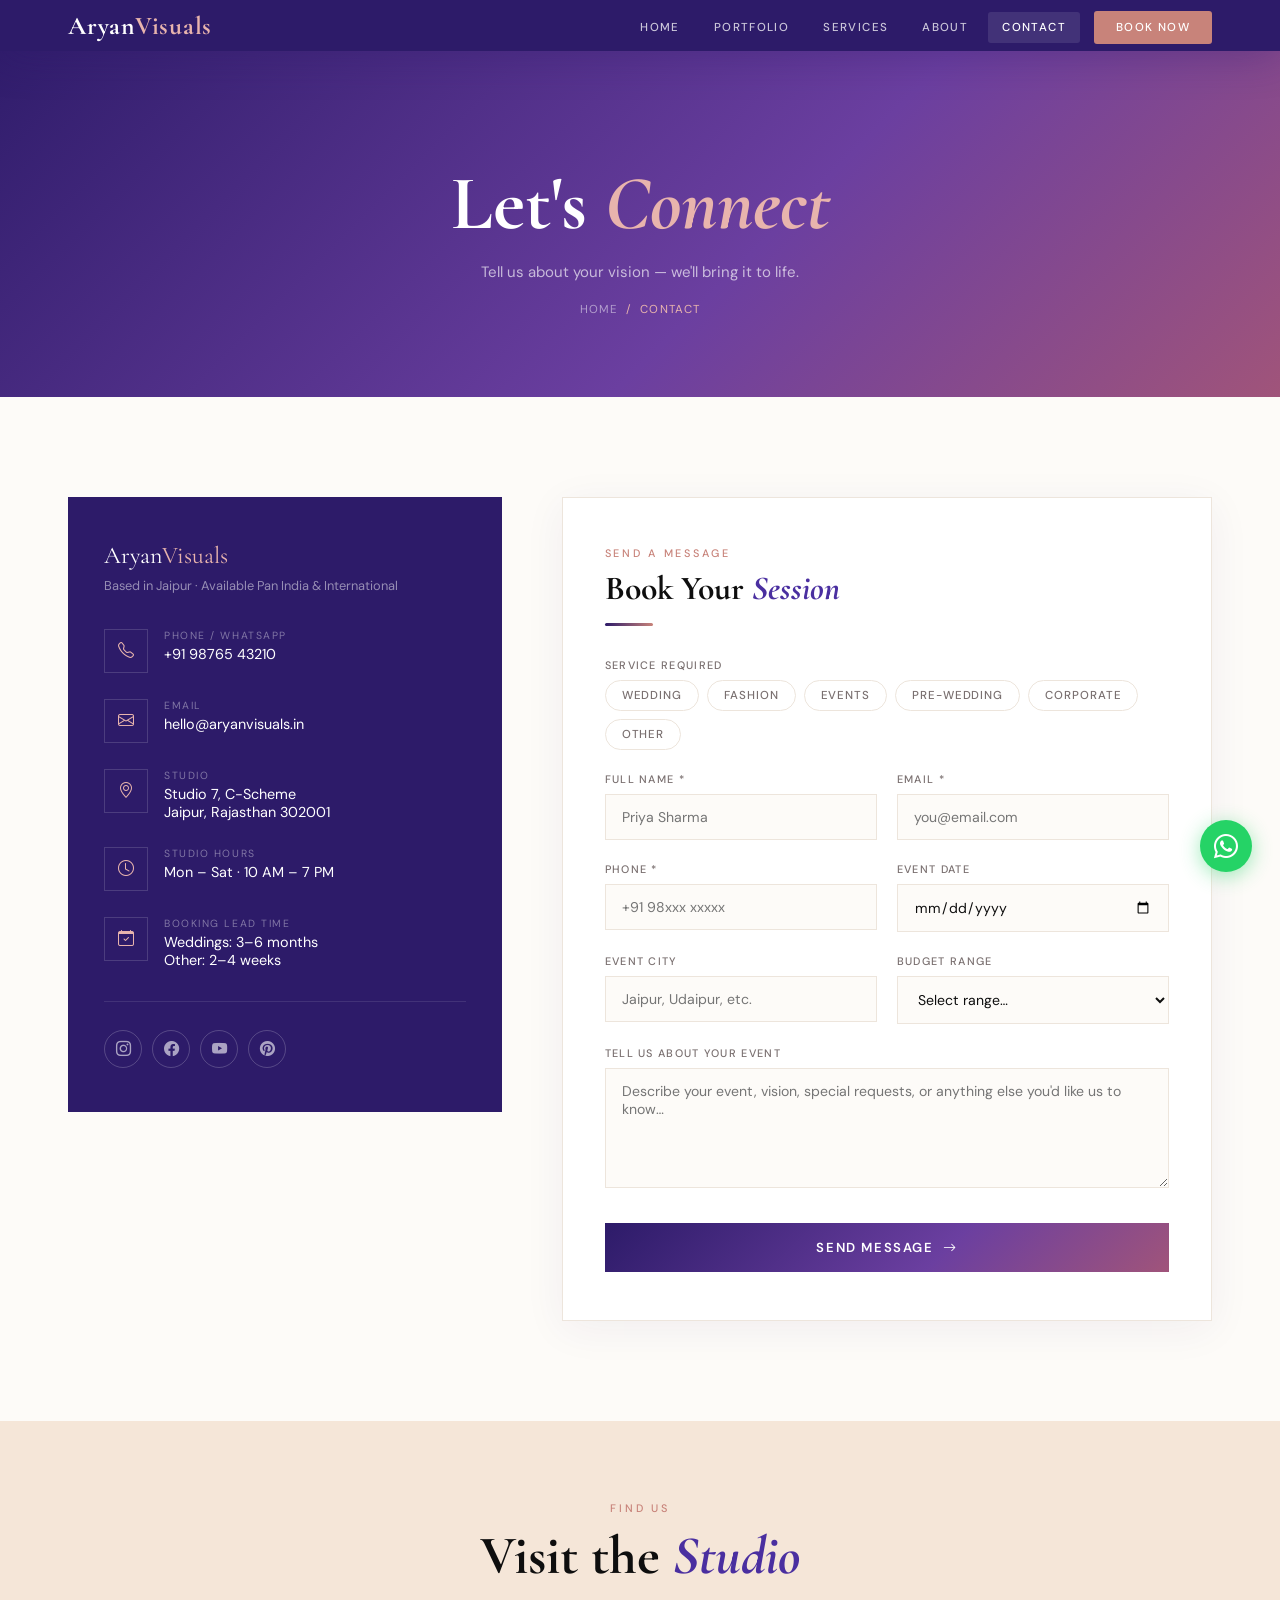
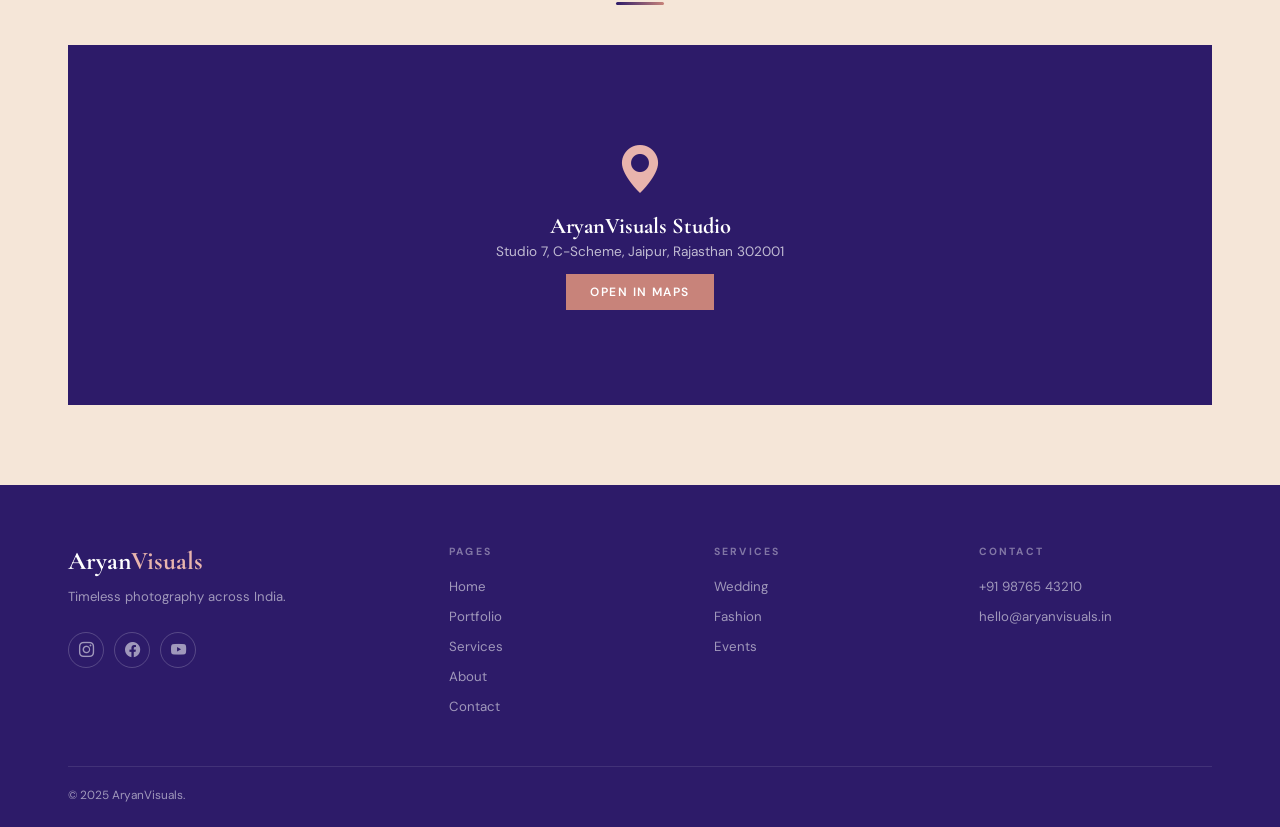
<file: Contact.html>
<!DOCTYPE html>
<html lang="en">
<head>
<meta charset="UTF-8"/><meta name="viewport" content="width=device-width,initial-scale=1"/>
<title>Contact — AryanVisuals</title>
<link rel="stylesheet" href="./css/Style.css"/>

<link href="https://cdn.jsdelivr.net/npm/bootstrap-icons@1.11.3/font/bootstrap-icons.min.css" rel="stylesheet"/>
<style>
.page-hero{padding:160px 0 80px;background:var(--grad);text-align:center;position:relative}
.page-hero h1{font-size:clamp(2.8rem,6vw,4.8rem);color:#fff;font-weight:700;margin-bottom:14px}
.page-hero p{color:rgba(255,255,255,.65);max-width:480px;margin:0 auto}
.breadcrumb-bar{display:flex;justify-content:center;gap:8px;margin-top:20px;font-size:.72rem;letter-spacing:.1em;text-transform:uppercase}
.breadcrumb-bar a{color:rgba(255,255,255,.5)}.breadcrumb-bar span{color:var(--rose-lt)}

/* Contact grid */
.contact-grid{display:grid;grid-template-columns:1fr 1.5fr;gap:60px;align-items:start}

/* Info side */
.info-card{
  background:var(--violet);padding:44px 36px;
  position:sticky;top:100px;
}
.info-brand{font-family:'Cormorant Garamond',serif;font-size:1.5rem;color:#fff;margin-bottom:6px}
.info-brand span{color:var(--rose-lt)}
.info-tagline{font-size:.8rem;color:rgba(255,255,255,.5);margin-bottom:32px;line-height:1.6}
.info-item{display:flex;gap:16px;margin-bottom:26px;align-items:flex-start}
.info-icon{
  width:44px;height:44px;border:1px solid rgba(255,255,255,.15);
  display:flex;align-items:center;justify-content:center;
  color:var(--rose-lt);font-size:1rem;flex-shrink:0;
}
.info-label{font-size:.65rem;letter-spacing:.15em;text-transform:uppercase;color:rgba(255,255,255,.4);margin-bottom:3px}
.info-val{color:#fff;font-size:.9rem}
.info-socials{display:flex;gap:10px;margin-top:32px;padding-top:28px;border-top:1px solid rgba(255,255,255,.1)}
.isoc{
  width:38px;height:38px;border:1px solid rgba(255,255,255,.2);border-radius:50%;
  display:flex;align-items:center;justify-content:center;
  color:rgba(255,255,255,.6);font-size:.95rem;transition:all .25s;
}
.isoc:hover{background:var(--rose);border-color:var(--rose);color:#fff}

/* Form side */
.form-wrap{background:var(--white);padding:48px 42px;border:1px solid var(--border);box-shadow:0 8px 40px rgba(45,27,105,.06)}
.form-row{display:grid;grid-template-columns:1fr 1fr;gap:20px}
.form-group{margin-bottom:22px}
.form-group label{display:block;font-size:.68rem;letter-spacing:.12em;text-transform:uppercase;color:var(--muted);margin-bottom:8px;font-weight:500}
.form-group input,.form-group select,.form-group textarea{
  width:100%;border:1px solid var(--border);background:var(--off-white);
  font-family:'DM Sans',sans-serif;font-size:.88rem;color:var(--ink);
  padding:13px 16px;border-radius:0;outline:none;
  transition:border-color .25s,box-shadow .25s;
}
.form-group input:focus,.form-group select:focus,.form-group textarea:focus{
  border-color:var(--violet);
  box-shadow:0 0 0 3px rgba(45,27,105,.08);
}
.form-group input.err,.form-group select.err,.form-group textarea.err{
  border-color:var(--rose);
}
.err-msg{font-size:.72rem;color:var(--rose);margin-top:5px;display:none}
.err-msg.show{display:block}
.form-group textarea{resize:vertical;min-height:120px}
.service-chips{display:flex;flex-wrap:wrap;gap:8px;margin-top:4px}
.chip{
  border:1.5px solid var(--border);background:transparent;
  font-family:'DM Sans',sans-serif;font-size:.72rem;font-weight:500;
  letter-spacing:.08em;text-transform:uppercase;color:var(--muted);
  padding:7px 16px;cursor:pointer;border-radius:100px;transition:all .25s;
}
.chip.sel{background:var(--violet);border-color:var(--violet);color:#fff}
.form-submit{
  width:100%;background:var(--grad);color:#fff;
  font-family:'DM Sans',sans-serif;font-weight:600;
  font-size:.82rem;letter-spacing:.12em;text-transform:uppercase;
  padding:16px;border:none;cursor:pointer;
  transition:opacity .25s,transform .2s;margin-top:8px;
}
.form-submit:hover{opacity:.9;transform:translateY(-2px)}

/* Success state */
.success-state{
  display:none;text-align:center;padding:60px 20px;
}
.success-state.show{display:block}
.form-fields.hide{display:none}
.success-icon{font-size:3.5rem;color:var(--violet);margin-bottom:16px}
.success-state h3{font-size:1.8rem;color:var(--ink);margin-bottom:10px}
.success-state p{color:var(--muted);font-size:.9rem;line-height:1.7;max-width:320px;margin:0 auto 24px}

/* Map placeholder */
.map-section{background:var(--champagne);padding:80px 0}
.map-box{
  height:360px;background:var(--violet);
  display:flex;align-items:center;justify-content:center;
  position:relative;overflow:hidden;margin-top:40px;
}
.map-box::before{
  content:'';position:absolute;inset:0;
  background:url('https://images.unsplash.com/photo-1524661135-423995f22d0b?w=1200&q=60') center/cover;
  opacity:.15;
}
.map-pin{position:relative;z-index:1;text-align:center;color:#fff}
.map-pin i{font-size:3rem;color:var(--rose-lt);margin-bottom:10px;display:block}
.map-pin p{font-size:.85rem;color:rgba(255,255,255,.7)}
.map-pin strong{display:block;font-family:'Cormorant Garamond',serif;font-size:1.4rem;margin-bottom:4px}

/* Toast */
@keyframes slideIn{from{opacity:0;transform:translateY(-20px)}to{opacity:1;transform:none}}

@media(max-width:900px){
  .contact-grid{grid-template-columns:1fr}
  .info-card{position:static}
  .form-row{grid-template-columns:1fr}
}
@media(max-width:580px){.form-wrap{padding:28px 20px}}
</style>
</head>
<body>
<nav class="nav-wrap solid">
  <div class="nav-inner">
    <a href="index.html" class="nav-logo">Aryan<span>Visuals</span></a>
    <ul class="nav-links">
      <li><a href="index.html">Home</a></li><li><a href="portfolio.html">Portfolio</a></li>
      <li><a href="services.html">Services</a></li><li><a href="about.html">About</a></li>
      <li><a href="contact.html" class="active">Contact</a></li>
      <li><a href="contact.html" class="nav-cta">Book Now</a></li>
    </ul>
    <div class="hamburger" id="ham"><span></span><span></span><span></span></div>
  </div>
</nav>
<div class="mobile-menu" id="mobileMenu">
  <button class="mobile-close" id="mobileClose"><i class="bi bi-x-lg"></i></button>
  <a href="index.html">Home</a><a href="portfolio.html">Portfolio</a>
  <a href="services.html">Services</a><a href="about.html">About</a><a href="contact.html">Contact</a>
</div>

<div class="page-hero">
  <div class="container">
    <h1>Let's <em style="color:var(--rose-lt);font-style:italic">Connect</em></h1>
    <p>Tell us about your vision — we'll bring it to life.</p>
    <div class="breadcrumb-bar"><a href="index.html">Home</a><span>/</span><span>Contact</span></div>
  </div>
</div>

<section class="section-pad">
  <div class="container">
    <div class="contact-grid">
      <!-- INFO -->
      <div class="info-card reveal">
        <div class="info-brand">Aryan<span>Visuals</span></div>
        <p class="info-tagline">Based in Jaipur · Available Pan India & International</p>

        <div class="info-item">
          <div class="info-icon"><i class="bi bi-telephone"></i></div>
          <div><div class="info-label">Phone / WhatsApp</div><div class="info-val">+91 98765 43210</div></div>
        </div>
        <div class="info-item">
          <div class="info-icon"><i class="bi bi-envelope"></i></div>
          <div><div class="info-label">Email</div><div class="info-val">hello@aryanvisuals.in</div></div>
        </div>
        <div class="info-item">
          <div class="info-icon"><i class="bi bi-geo-alt"></i></div>
          <div><div class="info-label">Studio</div><div class="info-val">Studio 7, C-Scheme<br>Jaipur, Rajasthan 302001</div></div>
        </div>
        <div class="info-item">
          <div class="info-icon"><i class="bi bi-clock"></i></div>
          <div><div class="info-label">Studio Hours</div><div class="info-val">Mon – Sat · 10 AM – 7 PM</div></div>
        </div>
        <div class="info-item">
          <div class="info-icon"><i class="bi bi-calendar-check"></i></div>
          <div><div class="info-label">Booking Lead Time</div><div class="info-val">Weddings: 3–6 months<br>Other: 2–4 weeks</div></div>
        </div>

        <div class="info-socials">
          <a href="#" class="isoc" aria-label="Instagram"><i class="bi bi-instagram"></i></a>
          <a href="#" class="isoc" aria-label="Facebook"><i class="bi bi-facebook"></i></a>
          <a href="#" class="isoc" aria-label="YouTube"><i class="bi bi-youtube"></i></a>
          <a href="#" class="isoc" aria-label="Pinterest"><i class="bi bi-pinterest"></i></a>
        </div>
      </div>

      <!-- FORM -->
      <div class="form-wrap reveal">
        <div class="form-fields" id="formFields">
          <div style="margin-bottom:32px">
            <span class="sec-eye">Send a Message</span>
            <h2 class="sec-title" style="font-size:2.1rem">Book Your <em>Session</em></h2>
            <div class="sec-bar left"></div>
          </div>

          <div class="form-group">
            <label>Service Required</label>
            <div class="service-chips" id="chips">
              <button class="chip" data-v="Wedding" type="button">Wedding</button>
              <button class="chip" data-v="Fashion" type="button">Fashion</button>
              <button class="chip" data-v="Events" type="button">Events</button>
              <button class="chip" data-v="Pre-Wedding" type="button">Pre-Wedding</button>
              <button class="chip" data-v="Corporate" type="button">Corporate</button>
              <button class="chip" data-v="Other" type="button">Other</button>
            </div>
          </div>

          <div class="form-row">
            <div class="form-group">
              <label>Full Name *</label>
              <input type="text" id="fname" placeholder="Priya Sharma"/>
              <div class="err-msg" id="fnameErr">Please enter your name.</div>
            </div>
            <div class="form-group">
              <label>Email *</label>
              <input type="email" id="femail" placeholder="you@email.com"/>
              <div class="err-msg" id="femailErr">Please enter a valid email.</div>
            </div>
          </div>

          <div class="form-row">
            <div class="form-group">
              <label>Phone *</label>
              <input type="tel" id="fphone" placeholder="+91 98xxx xxxxx"/>
              <div class="err-msg" id="fphoneErr">Please enter your phone.</div>
            </div>
            <div class="form-group">
              <label>Event Date</label>
              <input type="date" id="fdate"/>
            </div>
          </div>

          <div class="form-row">
            <div class="form-group">
              <label>Event City</label>
              <input type="text" id="fcity" placeholder="Jaipur, Udaipur, etc."/>
            </div>
            <div class="form-group">
              <label>Budget Range</label>
              <select id="fbudget">
                <option value="" disabled selected>Select range…</option>
                <option>Under ₹20,000</option>
                <option>₹20,000 – ₹40,000</option>
                <option>₹40,000 – ₹80,000</option>
                <option>₹80,000+</option>
              </select>
            </div>
          </div>

          <div class="form-group">
            <label>Tell Us About Your Event</label>
            <textarea id="fmsg" placeholder="Describe your event, vision, special requests, or anything else you'd like us to know…"></textarea>
          </div>

          <button class="form-submit" id="submitBtn" type="button">
            Send Message &nbsp;<i class="bi bi-arrow-right"></i>
          </button>
        </div>

        <!-- SUCCESS STATE -->
        <div class="success-state" id="successState">
          <div class="success-icon"><i class="bi bi-check-circle-fill"></i></div>
          <h3>Message Sent!</h3>
          <p>Thank you for reaching out. We'll get back to you within 24 hours to confirm your booking.</p>
          <a href="index.html" class="btn-primary-v">Back to Home</a>
        </div>
      </div>
    </div>
  </div>
</section>

<!-- MAP -->
<section class="map-section">
  <div class="container">
    <div class="text-center reveal">
      <span class="sec-eye">Find Us</span>
      <h2 class="sec-title">Visit the <em>Studio</em></h2>
      <div class="sec-bar"></div>
    </div>
    <div class="map-box reveal">
      <div class="map-pin">
        <i class="bi bi-geo-alt-fill"></i>
        <strong>AryanVisuals Studio</strong>
        <p>Studio 7, C-Scheme, Jaipur, Rajasthan 302001</p>
        <a href="https://maps.google.com" target="_blank" class="btn-rose" style="display:inline-block;margin-top:14px;font-size:.75rem;padding:10px 24px">Open in Maps</a>
      </div>
    </div>
  </div>
</section>

<footer class="site-footer">
  <div class="footer-inner">
    <div class="footer-cols">
      <div class="footer-col">
        <div class="footer-brand">Aryan<span>Visuals</span></div>
        <p class="footer-desc">Timeless photography across India.</p>
        <div class="footer-socials">
          <a href="#" class="fsoc"><i class="bi bi-instagram"></i></a>
          <a href="#" class="fsoc"><i class="bi bi-facebook"></i></a>
          <a href="#" class="fsoc"><i class="bi bi-youtube"></i></a>
        </div>
      </div>
      <div class="footer-col"><h6>Pages</h6><ul>
        <li><a href="index.html">Home</a></li><li><a href="portfolio.html">Portfolio</a></li>
        <li><a href="services.html">Services</a></li><li><a href="about.html">About</a></li><li><a href="contact.html">Contact</a></li>
      </ul></div>
      <div class="footer-col"><h6>Services</h6><ul>
        <li><a href="services.html">Wedding</a></li><li><a href="services.html">Fashion</a></li><li><a href="services.html">Events</a></li>
      </ul></div>
      <div class="footer-col"><h6>Contact</h6><ul>
        <li><a href="tel:+919876543210">+91 98765 43210</a></li>
        <li><a href="mailto:hello@aryanvisuals.in">hello@aryanvisuals.in</a></li>
      </ul></div>
    </div>
    <div class="footer-bottom"><span>© 2025 AryanVisuals.</span></div>
  </div>
</footer>
<a href="https://wa.me/919876543210" target="_blank" class="wa-fab"><i class="bi bi-whatsapp"></i></a>

<script>
document.getElementById('ham').onclick=()=>document.getElementById('mobileMenu').classList.add('open');
document.getElementById('mobileClose').onclick=()=>document.getElementById('mobileMenu').classList.remove('open');

// Service chips
document.querySelectorAll('.chip').forEach(c=>{
  c.addEventListener('click',()=>c.classList.toggle('sel'));
});

// Form validation & submit
document.getElementById('submitBtn').addEventListener('click',()=>{
  let ok=true;
  const nm=document.getElementById('fname'),em=document.getElementById('femail'),ph=document.getElementById('fphone');
  const validate=(el,errId,test)=>{
    const e=document.getElementById(errId);
    if(!test){el.classList.add('err');e.classList.add('show');ok=false;}
    else{el.classList.remove('err');e.classList.remove('show');}
  };
  validate(nm,'fnameErr',nm.value.trim().length>1);
  validate(em,'femailErr',/^[^\s@]+@[^\s@]+\.[^\s@]+$/.test(em.value));
  validate(ph,'fphoneErr',ph.value.trim().length>7);
  if(!ok)return;
  // Simulate send
  document.getElementById('formFields').classList.add('hide');
  document.getElementById('successState').classList.add('show');
});

const ro=new IntersectionObserver(es=>{es.forEach(e=>{if(e.isIntersecting){e.target.classList.add('visible');ro.unobserve(e.target)}})},{threshold:.12});
document.querySelectorAll('.reveal').forEach(r=>ro.observe(r));
</script>
</body>
</html>
</file>
<file: css/Style.css>
/* ════════════════════════════════════════════════════
   ARYAN VISUALS — SHARED STYLESHEET
   Palette: Deep Violet · Rose Gold · Champagne · Ink
   ════════════════════════════════════════════════════ */
@import url('https://fonts.googleapis.com/css2?family=Cormorant+Garamond:ital,wght@0,400;0,600;0,700;1,400;1,600&family=DM+Sans:wght@300;400;500;600&display=swap');

:root {
  --violet:   #2D1B69;   /* deep royal violet */
  --violet2:  #4A2FA0;   /* mid violet */
  --rose:     #C8837A;   /* dusty rose-gold */
  --rose-lt:  #E8B4AD;
  --champagne:#F5E6D8;
  --ink:      #0E0E0E;
  --white:    #FFFFFF;
  --off-white:#FDFBF8;
  --muted:    #7A7070;
  --border:   #EDE5DC;
  --card:     #FFFFFF;
  --grad: linear-gradient(135deg, var(--violet) 0%, #6B3FA0 60%, #A0547A 100%);
}

*,*::before,*::after{box-sizing:border-box;margin:0;padding:0}
html{scroll-behavior:smooth}
body{
  font-family:'DM Sans',sans-serif;
  font-size:15px;
  color:var(--ink);
  background:var(--off-white);
  overflow-x:hidden;
}
h1,h2,h3,h4,h5{font-family:'Cormorant Garamond',serif;line-height:1.15}
a{text-decoration:none;color:inherit}
img{max-width:100%;display:block}

/* ── NAVBAR ─────────────────────────────────── */
.nav-wrap{
  position:fixed;top:0;left:0;right:0;z-index:1000;
  padding:18px 0;
  transition:all .4s ease;
}
.nav-wrap.solid{
  background:var(--violet);
  padding:10px 0;
  box-shadow:0 4px 40px rgba(45,27,105,.35);
}
.nav-inner{
  display:flex;align-items:center;justify-content:space-between;
  max-width:1200px;margin:0 auto;padding:0 28px;
}
.nav-logo{
  font-family:'Cormorant Garamond',serif;
  font-size:1.6rem;font-weight:700;
  color:var(--white);letter-spacing:.03em;
}
.nav-logo span{color:var(--rose-lt)}
.nav-links{display:flex;align-items:center;gap:6px;list-style:none}
.nav-links a{
  font-size:.72rem;font-weight:500;
  letter-spacing:.12em;text-transform:uppercase;
  color:rgba(255,255,255,.75);
  padding:8px 14px;border-radius:3px;
  transition:color .25s,background .25s;
}
.nav-links a:hover,.nav-links a.active{
  color:#fff;background:rgba(255,255,255,.1);
}
.nav-links .nav-cta{
  background:var(--rose);color:var(--white) !important;
  padding:9px 22px !important;margin-left:8px;
  transition:background .25s,transform .2s !important;
}
.nav-links .nav-cta:hover{background:var(--rose-lt);color:var(--ink) !important;transform:translateY(-2px)}
.hamburger{display:none;flex-direction:column;gap:5px;cursor:pointer;padding:4px}
.hamburger span{width:24px;height:2px;background:#fff;border-radius:2px;transition:all .3s}
.mobile-menu{
  display:none;position:fixed;inset:0;background:var(--violet);
  flex-direction:column;align-items:center;justify-content:center;
  gap:28px;z-index:999;
}
.mobile-menu.open{display:flex}
.mobile-menu a{
  font-family:'Cormorant Garamond',serif;font-size:2.4rem;
  color:rgba(255,255,255,.8);letter-spacing:.04em;
  transition:color .2s;
}
.mobile-menu a:hover{color:var(--rose-lt)}
.mobile-close{
  position:absolute;top:24px;right:28px;
  background:none;border:none;color:#fff;font-size:2rem;cursor:pointer;
}

/* ── BUTTONS ─────────────────────────────────── */
.btn-primary-v{
  display:inline-block;
  background:var(--grad);color:#fff;
  font-family:'DM Sans',sans-serif;font-weight:600;
  font-size:.78rem;letter-spacing:.12em;text-transform:uppercase;
  padding:15px 40px;border:none;cursor:pointer;
  transition:transform .25s,box-shadow .25s;
  position:relative;overflow:hidden;
}
.btn-primary-v::after{
  content:'';position:absolute;inset:0;
  background:rgba(255,255,255,.0);transition:background .25s;
}
.btn-primary-v:hover{transform:translateY(-3px);box-shadow:0 12px 36px rgba(45,27,105,.4)}
.btn-primary-v:hover::after{background:rgba(255,255,255,.08)}
.btn-outline-v{
  display:inline-block;
  border:1.5px solid var(--violet);color:var(--violet);
  font-family:'DM Sans',sans-serif;font-weight:600;
  font-size:.78rem;letter-spacing:.12em;text-transform:uppercase;
  padding:14px 38px;cursor:pointer;
  transition:all .25s;
}
.btn-outline-v:hover{background:var(--violet);color:#fff}
.btn-rose{
  display:inline-block;
  background:var(--rose);color:#fff;
  font-family:'DM Sans',sans-serif;font-weight:600;
  font-size:.78rem;letter-spacing:.12em;text-transform:uppercase;
  padding:15px 40px;border:none;cursor:pointer;
  transition:all .25s;
}
.btn-rose:hover{background:#b57068;transform:translateY(-2px)}

/* ── SECTION TITLES ──────────────────────────── */
.sec-eye{
  font-size:.68rem;letter-spacing:.25em;text-transform:uppercase;
  color:var(--rose);font-family:'DM Sans',sans-serif;font-weight:500;
  margin-bottom:10px;display:block;
}
.sec-title{
  font-size:clamp(2.2rem,4.5vw,3.4rem);font-weight:700;
  color:var(--ink);margin-bottom:14px;
}
.sec-title em{color:var(--violet2);font-style:italic}
.sec-bar{
  width:48px;height:3px;margin:0 auto 22px;
  background:linear-gradient(90deg,var(--violet),var(--rose));
  border-radius:2px;
}
.sec-bar.left{margin-left:0}
.sec-sub{color:var(--muted);font-weight:300;font-size:.95rem;max-width:540px;line-height:1.8}
.sec-sub.mx{margin:0 auto}

/* ── FOOTER ──────────────────────────────────── */
.site-footer{
  background:var(--violet);
  padding:60px 0 24px;color:rgba(255,255,255,.55);
}
.footer-inner{max-width:1200px;margin:0 auto;padding:0 28px}
.footer-brand{
  font-family:'Cormorant Garamond',serif;
  font-size:1.6rem;font-weight:700;color:#fff;margin-bottom:10px;
}
.footer-brand span{color:var(--rose-lt)}
.footer-desc{font-size:.82rem;max-width:250px;margin-bottom:24px;line-height:1.7}
.footer-cols{display:grid;grid-template-columns:1.5fr 1fr 1fr 1fr;gap:32px;margin-bottom:40px}
.footer-col h6{
  font-family:'DM Sans',sans-serif;
  font-size:.65rem;letter-spacing:.2em;text-transform:uppercase;
  color:rgba(255,255,255,.4);margin-bottom:18px;
}
.footer-col ul{list-style:none;padding:0}
.footer-col ul li{margin-bottom:10px}
.footer-col ul li a{color:rgba(255,255,255,.55);font-size:.83rem;transition:color .2s}
.footer-col ul li a:hover{color:var(--rose-lt)}
.footer-socials{display:flex;gap:10px;margin-top:20px}
.fsoc{
  width:36px;height:36px;border:1px solid rgba(255,255,255,.2);
  display:flex;align-items:center;justify-content:center;
  color:rgba(255,255,255,.55);font-size:.95rem;border-radius:50%;
  transition:all .25s;
}
.fsoc:hover{background:var(--rose);border-color:var(--rose);color:#fff}
.footer-bottom{
  border-top:1px solid rgba(255,255,255,.1);padding-top:20px;
  display:flex;flex-wrap:wrap;gap:10px;
  justify-content:space-between;font-size:.74rem;
}
.footer-bottom a{color:var(--rose-lt)}

/* WhatsApp FAB */
.wa-fab{
  position:fixed;bottom:28px;right:28px;
  width:52px;height:52px;border-radius:50%;
  background:#25D366;color:#fff;
  display:flex;align-items:center;justify-content:center;
  font-size:1.5rem;z-index:9000;
  box-shadow:0 4px 20px rgba(37,211,102,.45);
  transition:transform .25s;
}
.wa-fab:hover{transform:scale(1.12);color:#fff}

/* ── UTILITIES ───────────────────────────────── */
.container{max-width:1200px;margin:0 auto;padding:0 28px}
.section-pad{padding:100px 0}
.text-center{text-align:center}
.text-violet{color:var(--violet)}
.text-rose{color:var(--rose)}
.reveal{
  opacity:0;transform:translateY(32px);
  transition:opacity .7s ease,transform .7s ease;
}
.reveal.visible{opacity:1;transform:none}

/* ── RESPONSIVE ──────────────────────────────── */
@media(max-width:900px){
  .footer-cols{grid-template-columns:1fr 1fr}
  .hamburger{display:flex}
  .nav-links{display:none}
}
@media(max-width:600px){
  .section-pad{padding:64px 0}
  .footer-cols{grid-template-columns:1fr}
  .container{padding:0 18px}
}
</file>
